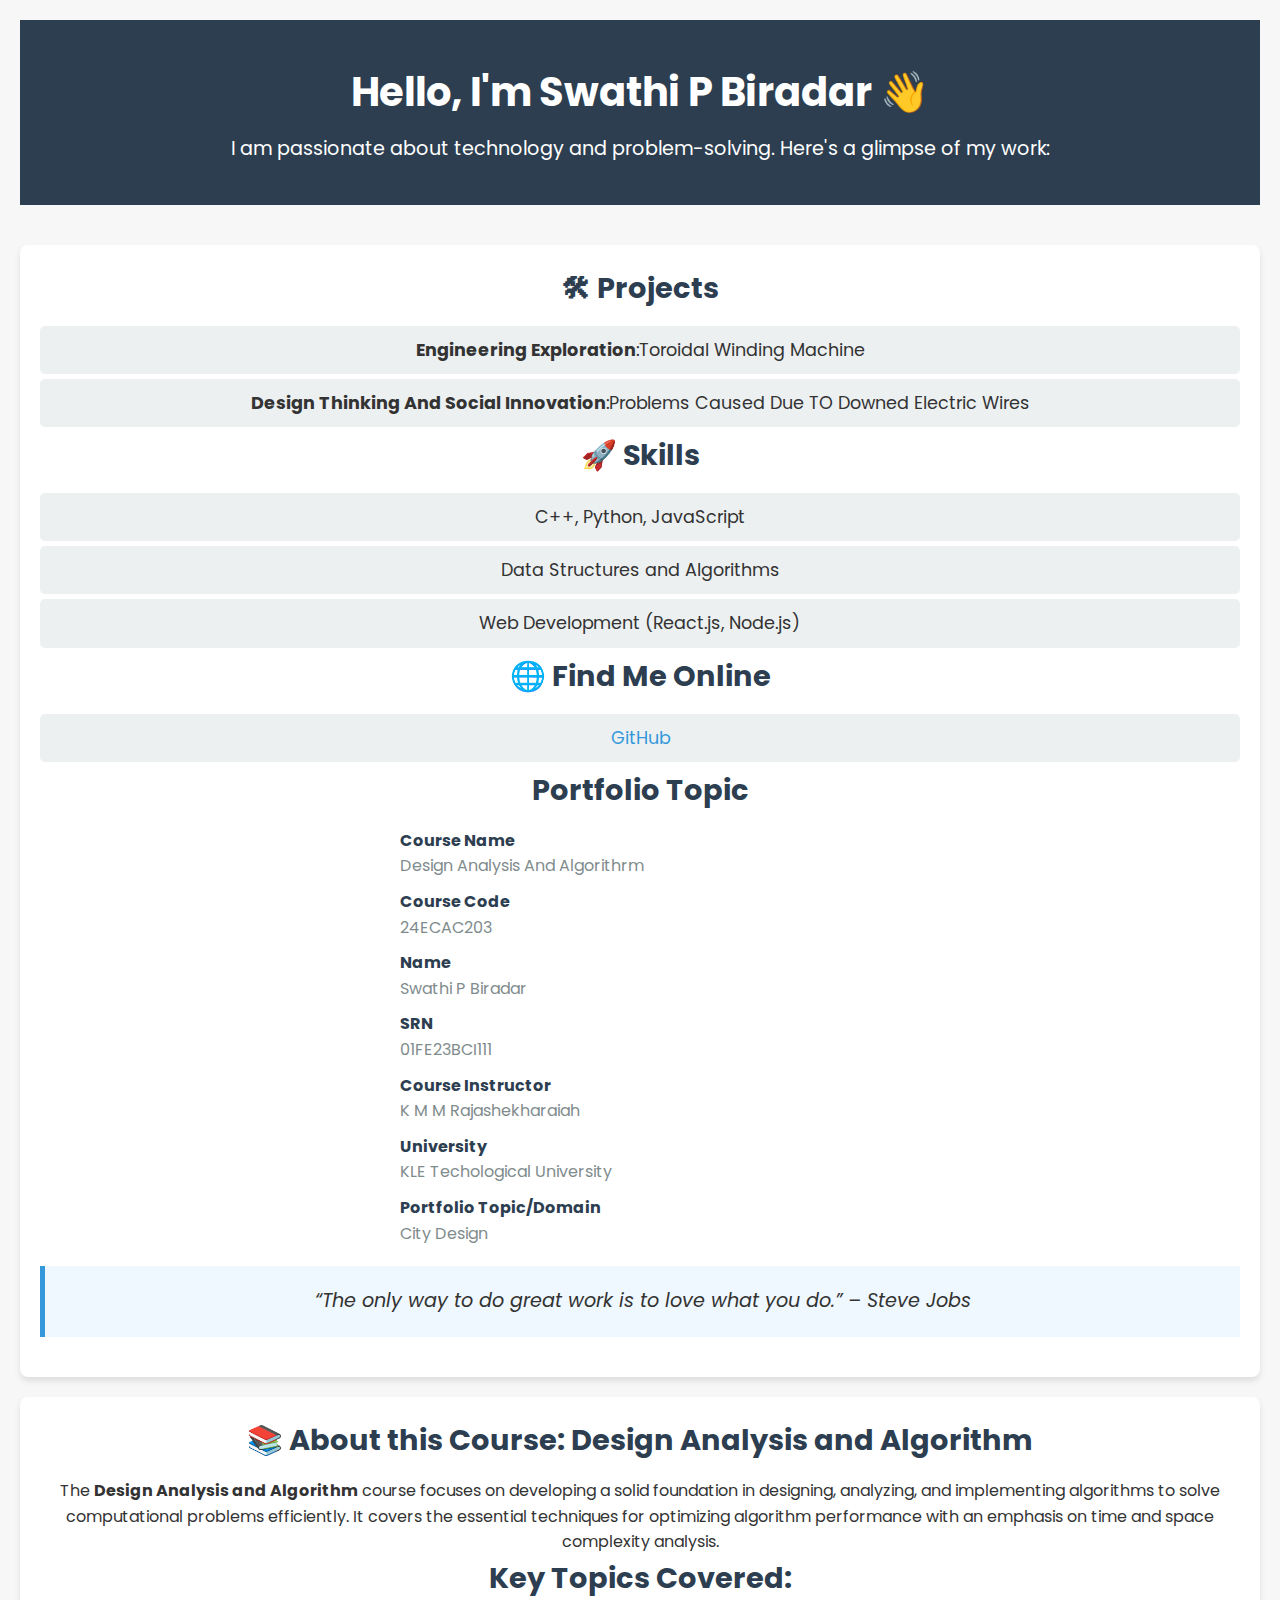
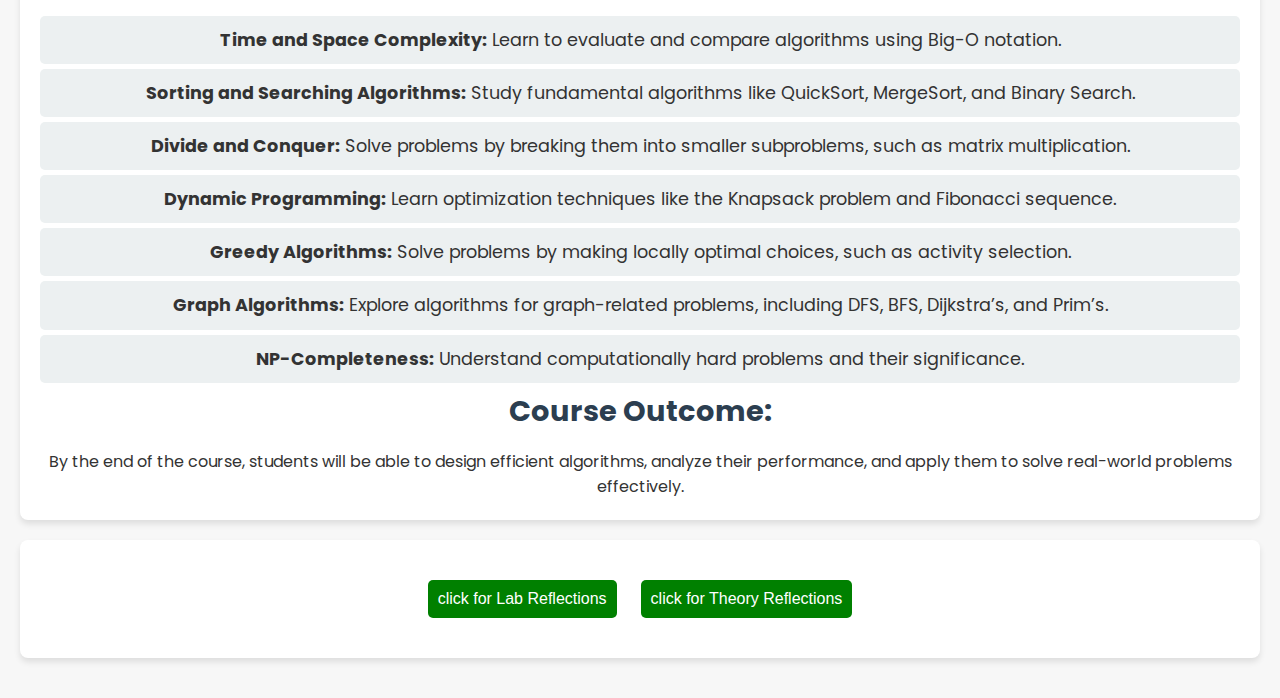
<file: index.html>
<!DOCTYPE html>
<html lang="en">
<head>
    <meta charset="UTF-8">
    <meta name="viewport" content="width=device-width, initial-scale=1.0">
    <title>Portfolio</title>
    <link rel="stylesheet" href="index.css">
    <link href="https://fonts.googleapis.com/css2?family=Poppins:wght@300;400;600&display=swap" rel="stylesheet">
</head>
<body>
    <header>
        <h1>Hello, I'm Swathi P Biradar 👋</h1>
        <p>I am passionate about technology and problem-solving. Here's a glimpse of my work:</p>
    </header>

    <section>
        <h2>🛠 Projects</h2>
        <ul>
            <li><strong>Engineering Exploration</strong>:Toroidal Winding Machine</li>
            <li><strong>Design Thinking And Social Innovation</strong>:Problems Caused Due TO Downed Electric Wires</li>
        </ul>

        <h2>🚀 Skills</h2>
        <ul>
            <li>C++, Python, JavaScript</li>
            <li>Data Structures and Algorithms</li>
            <li>Web Development (React.js, Node.js)</li>
        </ul>

        <h2>🌐 Find Me Online</h2>
        <ul>
            <li><a href="https://github.com/Swathi10bvb2004" target="_blank">GitHub</a></li>
        </ul>

        <h2>Portfolio Topic</h2>
        <dl>
            <dt>Course Name</dt>
            <dd>Design Analysis And Algorithrm</dd>

            <dt>Course Code</dt>
            <dd>24ECAC203</dd>

            <dt>Name</dt>
            <dd>Swathi P Biradar</dd>

            <dt>SRN</dt>
            <dd>01FE23BCI111</dd>

            <dt>Course Instructor</dt>
            <dd>K M M Rajashekharaiah</dd>

            <dt>University</dt>
            <dd>KLE Techological University</dd>

            <dt>Portfolio Topic/Domain</dt>
            <dd>City Design</dd>
        </dl>

        <blockquote>“The only way to do great work is to love what you do.” – Steve Jobs</blockquote>
    </section>
<section>
        <h2>📚 About this Course: Design Analysis and Algorithm</h2>
        <p>The <strong>Design Analysis and Algorithm</strong> course focuses on developing a solid foundation in designing, analyzing, and implementing algorithms to solve computational problems efficiently. It covers the essential techniques for optimizing algorithm performance with an emphasis on time and space complexity analysis.</p>
        
        <h3>Key Topics Covered:</h3>
        <ul>
            <li><strong>Time and Space Complexity:</strong> Learn to evaluate and compare algorithms using Big-O notation.</li>
            <li><strong>Sorting and Searching Algorithms:</strong> Study fundamental algorithms like QuickSort, MergeSort, and Binary Search.</li>
            <li><strong>Divide and Conquer:</strong> Solve problems by breaking them into smaller subproblems, such as matrix multiplication.</li>
            <li><strong>Dynamic Programming:</strong> Learn optimization techniques like the Knapsack problem and Fibonacci sequence.</li>
            <li><strong>Greedy Algorithms:</strong> Solve problems by making locally optimal choices, such as activity selection.</li>
            <li><strong>Graph Algorithms:</strong> Explore algorithms for graph-related problems, including DFS, BFS, Dijkstra’s, and Prim’s.</li>
            <li><strong>NP-Completeness:</strong> Understand computationally hard problems and their significance.</li>
        </ul>
        
        <h3>Course Outcome:</h3>
        <p>By the end of the course, students will be able to design efficient algorithms, analyze their performance, and apply them to solve real-world problems effectively.</p>
    </section>

    <!-- Buttons for Theory and Lab Reflections -->
    <section>
        <button id="toggleLabReflectionBtn" style="background-color: green; color: white; padding: 10px 10px; border: none; cursor: pointer;">click for Lab Reflections</button>
        <button id="toggleTheoryReflectionBtn" style="background-color: green; color: white; padding: 10px 10px; border: none; cursor: pointer;">click for Theory Reflections</button>
    </section>

    <!-- Lab Reflection Section -->
    <section id="labReflectionContent" style="display: none;">
        <h2>📖 Reflection on Learning Data Structures and Algorithms</h2>
        <p>Throughout this course, I delved deep into fundamental data structures and algorithms, which are the backbone of efficient computing. Key topics I explored include <strong>Time Complexity Analysis</strong>, <strong>Binary Search Trees (BST)</strong>, <strong>DFS and BFS</strong>, <strong>Heap Sorting</strong>, <strong>Pattern Searching</strong>, and <strong>Graph Algorithms</strong>. Here's a reflection on what I learned, the challenges I faced, and how I approached solving complex problems.</p>

        <h3>Key Concepts Learned</h3>
        <h4>1. Time Complexity Analysis</h4>
        <p>Time complexity analysis is essential for determining the efficiency of algorithms. By mastering <strong>Big-O notation</strong>, I learned how to evaluate the performance of algorithms, especially for large input sizes. The ability to analyze an algorithm's <strong>best, worst, and average-case</strong> complexities helps select the optimal approach for solving problems.</p>

        <pre><code>def bubble_sort(arr):
    n = len(arr)
    for i in range(n):
        for j in range(0, n-i-1):
            if arr[j] > arr[j+1]:
                arr[j], arr[j+1] = arr[j+1], arr[j]</code></pre>

        <h4>2. Binary Search Tree (BST)</h4>
        <p>I gained a strong understanding of how <strong>BSTs</strong> allow efficient insertion, deletion, and search operations in logarithmic time. The main challenge was mastering tree traversal methods, both iterative and recursive, and understanding the importance of maintaining balance in the tree to ensure performance remains optimal.</p>

        <pre><code>class Node:
    def __init__(self, key):
        self.left = None
        self.right = None
        self.value = key

def insert(root, key):
    if root is None:
        return Node(key)
    if key < root.value:
        root.left = insert(root.left, key)
    else:
        root.right = insert(root.right, key)
    return root</code></pre>

        <h4>3. DFS and BFS</h4>
        <p><strong>DFS</strong> is useful for exploring paths deeply, while <strong>BFS</strong> is efficient for finding the shortest path in unweighted graphs. I implemented both in various graph scenarios, such as finding connected components or shortest paths.</p>

        <pre><code>def dfs(graph, node, visited):
    if node not in visited:
        print(node, end=" ")
        visited.add(node)
        for neighbor in graph[node]:
            dfs(graph, neighbor, visited)</code></pre>

        <h4>4. Heap Sorting</h4>
        <p><strong>Heap Sort</strong> introduced me to the importance of the heap data structure. I learned how the binary heap allows us to efficiently retrieve the smallest or largest element and perform sorting in <strong>O(n log n)</strong> time. The challenge was understanding how the heap property is maintained during insertions and deletions.</p>

        <pre><code>def heapify(arr, n, i):
    largest = i
    left = 2 * i + 1
    right = 2 * i + 2

    if left < n and arr[left] > arr[largest]:
        largest = left
    if right < n and arr[right] > arr[largest]:
        largest = right

    if largest != i:
        arr[i], arr[largest] = arr[largest], arr[i]
        heapify(arr, n, largest)</code></pre>

        <h4>5. Pattern Searching</h4>
        <p>I explored various algorithms for <strong>Pattern Searching</strong>, such as <strong>Knuth-Morris-Pratt (KMP)</strong>, which is highly efficient for finding substrings in a larger string. These algorithms optimize the brute-force approach by reducing unnecessary comparisons.</p>

        <pre><code>def KMP_search(text, pattern):
    lps = [0] * len(pattern)
    j = 0
    computeLPS(pattern, lps)
    i = 0
    while i < len(text):
        if pattern[j] == text[i]:
            i += 1
            j += 1
        if j == len(pattern):
            print("Pattern found at index " + str(i - j))
            j = lps[j - 1]
        elif i < len(text) and pattern[j] != text[i]:
            if j != 0:
                j = lps[j - 1]
            else:
                i += 1</code></pre>

        <h4>6. Graph Algorithms</h4>
        <p>I learned the importance of <strong>graphs</strong> in representing real-world relationships, such as in social networks or transport systems. Implementing algorithms like <strong>Dijkstra's</strong> and <strong>Prim's</strong> for shortest paths and minimum spanning trees, respectively, was a rewarding challenge.</p>

        <pre><code>import heapq

def dijkstra(graph, start):
    distances = {vertex: float('infinity') for vertex in graph}
    distances[start] = 0
    priority_queue = [(0, start)]

    while priority_queue:
        current_distance, current_vertex = heapq.heappop(priority_queue)

        for neighbor, weight in graph[current_vertex].items():
            distance = current_distance + weight
            if distance < distances[neighbor]:
                distances[neighbor] = distance
                heapq.heappush(priority_queue, (distance, neighbor))

    return distances</code></pre>

        <h3>Challenges Faced</h3>
        <p>One of the biggest challenges was understanding the time and space complexities associated with each algorithm. For example, sorting algorithms like MergeSort require careful handling of memory allocation, and understanding recursive calls in depth-first search was tricky but rewarding once I understood the underlying mechanism.</p>

        <h3>Challenges in Relating to Real-World Applications</h3>
        <p>Time Complexity is theoretical, and applying it to real-world systems can sometimes be inaccurate due to factors like input size and hardware limitations. For algorithms like Graph Traversal and Heap Sorting, the scale of data in real-world applications requires additional optimizations to manage performance.</p>

        <h3>Approach and Strategy</h3>
        <p>My approach involved a balance of theory and practical implementation. After understanding the theoretical foundations, I would try to implement each algorithm from scratch, and debug my code thoroughly. Working on different problems helped me consolidate my understanding and improve my problem-solving skills.</p>
    </section>

    <!-- Theory Reflection Section -->
    <section id="theoryReflectionContent" style="display: none;">
        <h2>📖 Reflection on Learning Theory in Design Analysis and Algorithm</h2>
      <h3>1. Introduction to Theoretical Concepts</h3>
    <p>In my theoretical courses, I delved into the core principles and concepts that form the backbone of computer science. From understanding the fundamental data structures to analyzing complex algorithms, the theoretical foundations helped me develop a solid base for solving real-world problems efficiently. I learned the significance of data modeling, optimization, and computational theory, which play a critical role in designing robust systems.</p>
    
    <h3>2. Key Concepts and Topics Learned</h3>
    <ul>
        <li><strong>Data Structures:</strong> I studied various data structures like arrays, linked lists, trees, and graphs. These are essential for storing, organizing, and manipulating data in an efficient manner.</li>
        <li><strong>Algorithms:</strong> Algorithms such as quicksort, mergesort, and dynamic programming introduced me to the concept of problem-solving and the efficiency of solutions. I also learned about time complexity and how to choose the most efficient algorithm for a problem.</li>
        <li><strong>Database Design:</strong> Topics like normalization and ER modeling were integral to understanding how data is organized and stored in databases. I learned how to design a database schema that avoids redundancy and ensures data integrity.</li>
        <li><strong>Systems Design:</strong> Through concepts like microservices and architectural patterns, I learned how large-scale systems are designed to be scalable, fault-tolerant, and easy to maintain.</li>
        <li><strong>Mathematics for Computer Science:</strong> Understanding concepts like probability, combinatorics, and complexity theory was critical in analyzing algorithms and predicting their behavior in different scenarios.</li>
    </ul>

    <h3>3. Challenges Faced</h3>
    <p>Throughout my theoretical studies, I faced several challenges, particularly in understanding the complexities of algorithms. For instance, Big O notation was initially difficult to grasp as I struggled to understand how it applies to real-world scenarios. The abstraction of mathematical concepts like combinatorics and probability also posed challenges, but with continuous practice and application, I began to see their relevance in problem-solving.</p>

    <h3>4. Approach and Strategy for Mastery</h3>
    <p>My strategy for mastering theory involved a combination of consistent practice, breaking down complex topics into smaller sections, and using various learning resources. I solved problems daily, consulted textbooks and research papers, and worked on projects that applied the theoretical concepts. This hands-on approach helped me connect theory with practical implementation and solidified my understanding.</p>

    <h3>5. Theoretical Knowledge in Practice</h3>
    <p>The theoretical knowledge gained from my courses was applied in several projects, including designing optimized database schemas for real-world applications and implementing efficient sorting algorithms. I also used dynamic programming to solve complex problems like the knapsack problem and Fibonacci sequence, gaining practical insights into optimization techniques.</p>

    <h3>6. Future Learning Goals</h3>
    <p>While I have learned a lot, there is always room for improvement. I plan to deepen my understanding of advanced topics like machine learning algorithms, distributed systems, and cloud computing. Additionally, I would like to gain more practical experience in systems design, especially in large-scale applications, and understand how to implement theoretical concepts in real-world scenarios more effectively.</p>
<section>

        
    <script>
        const toggleLabReflectionBtn = document.getElementById('toggleLabReflectionBtn');
        const toggleTheoryReflectionBtn = document.getElementById('toggleTheoryReflectionBtn');
        const labReflectionContent = document.getElementById('labReflectionContent');
        const theoryReflectionContent = document.getElementById('theoryReflectionContent');

        toggleLabReflectionBtn.addEventListener('click', () => {
            theoryReflectionContent.style.display = 'none';
            labReflectionContent.style.display = labReflectionContent.style.display === 'none' ? 'block' : 'none';
        });

        toggleTheoryReflectionBtn.addEventListener('click', () => {
            labReflectionContent.style.display = 'none';
            theoryReflectionContent.style.display = theoryReflectionContent.style.display === 'none' ? 'block' : 'none';
        });
    </script>
</body>
</html>
</file>
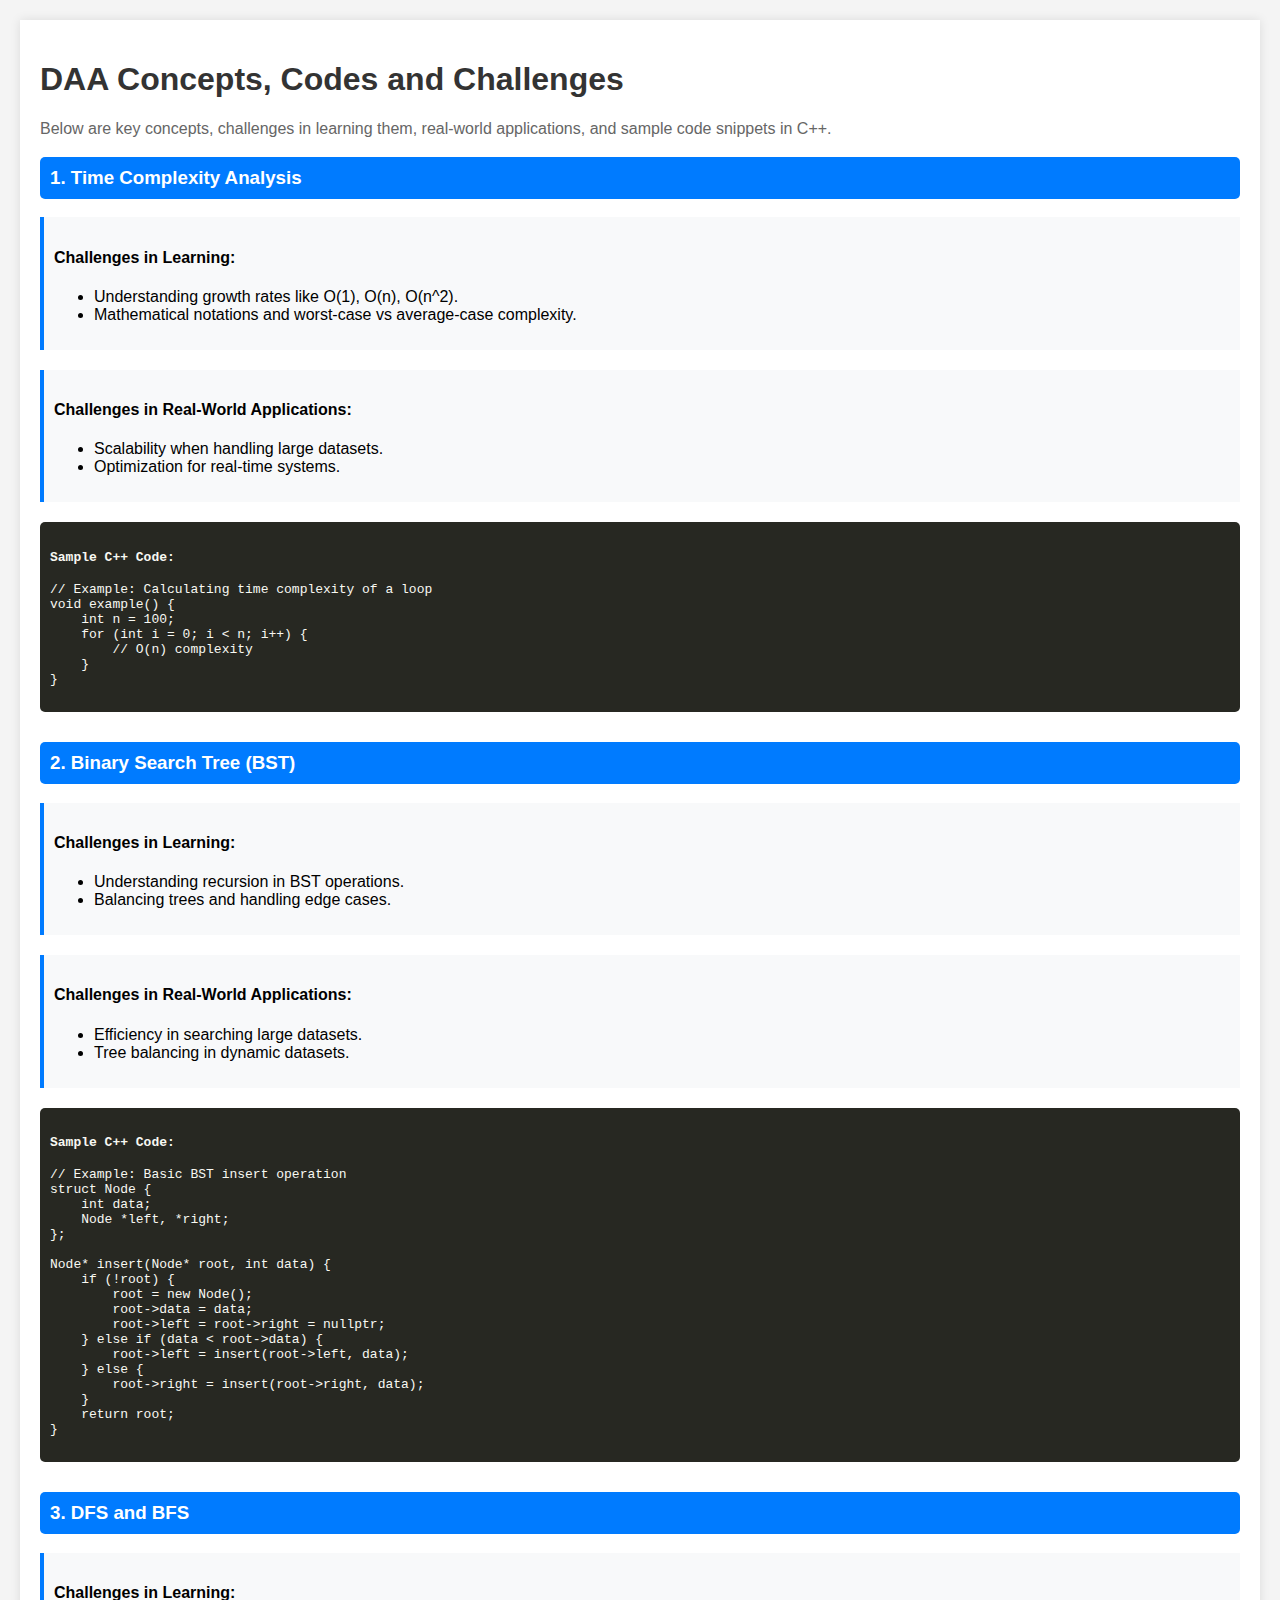
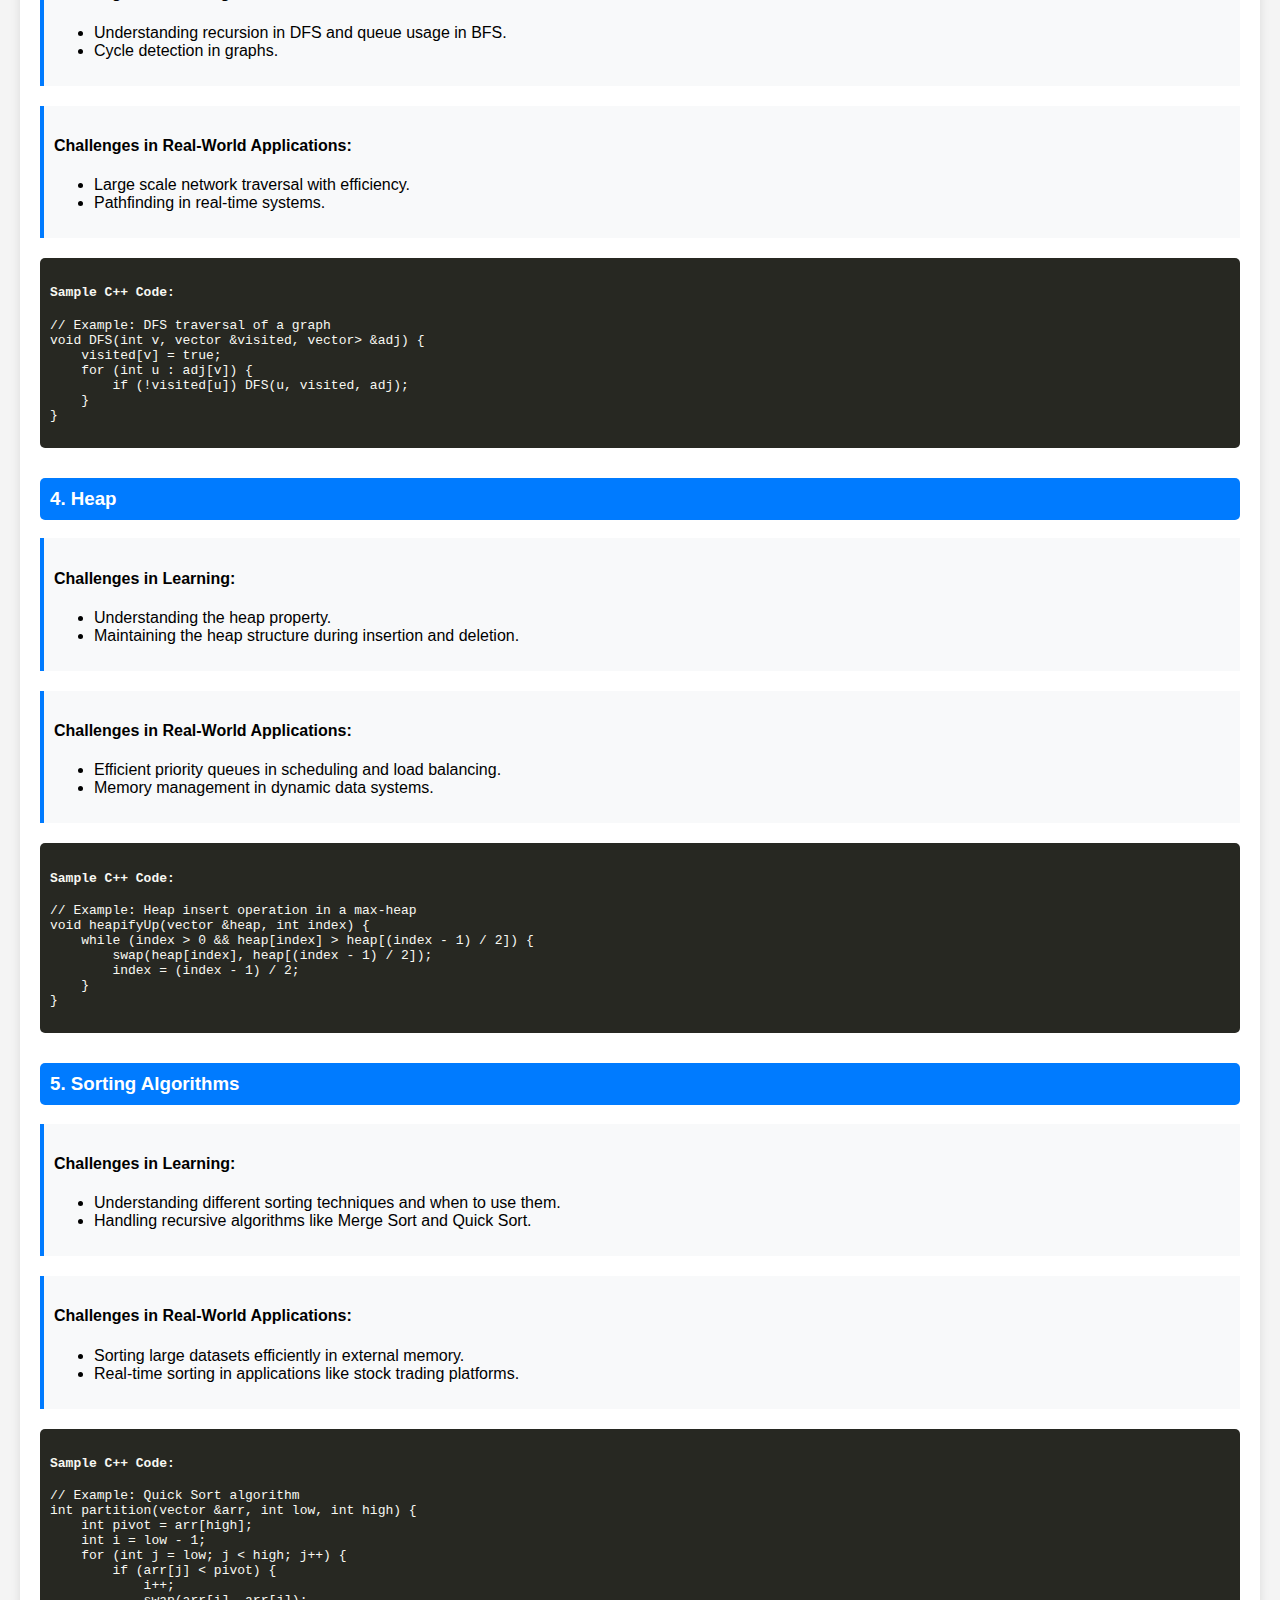
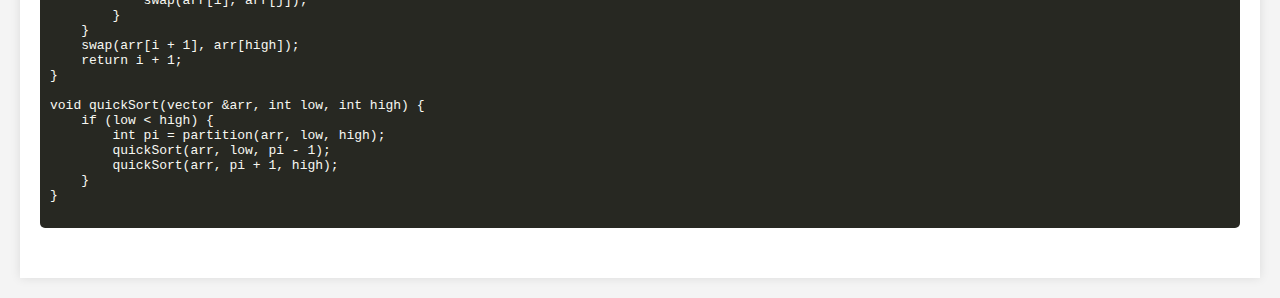
<file: labreflections.html>
<!DOCTYPE html>
<html lang="en">
<head>
    <meta charset="UTF-8">
    <meta name="viewport" content="width=device-width, initial-scale=1.0">
    <title>DAA Concepts, Codes and Challenges</title>
    <style>
        body {
            font-family: Arial, sans-serif;
            background-color: #f4f4f4;
            margin: 0;
            padding: 0;
        }
        .container {
            max-width: 1200px;
            margin: 20px auto;
            padding: 20px;
            background-color: white;
            box-shadow: 0 0 10px rgba(0, 0, 0, 0.1);
        }
        h1, h2, h3 {
            color: #333;
        }
        p {
            color: #666;
        }
        .concept {
            margin-bottom: 30px;
        }
        .concept h3 {
            background-color: #007bff;
            color: white;
            padding: 10px;
            border-radius: 5px;
        }
        .challenges {
            background-color: #f8f9fa;
            padding: 10px;
            border-left: 4px solid #007bff;
            margin-bottom: 20px;
        }
        .code {
            background-color: #272822;
            color: #f8f8f2;
            padding: 10px;
            border-radius: 5px;
            margin: 10px 0;
            font-family: monospace;
        }
        .code pre {
            margin: 0;
        }
    </style>
</head>
<body>

<div class="container">
    <h1>DAA Concepts, Codes and Challenges</h1>
    <p>Below are key concepts, challenges in learning them, real-world applications, and sample code snippets in C++.</p>

    <!-- Time Complexity Analysis -->
    <div class="concept">
        <h3>1. Time Complexity Analysis</h3>
        <div class="challenges">
            <h4>Challenges in Learning:</h4>
            <ul>
                <li>Understanding growth rates like O(1), O(n), O(n^2).</li>
                <li>Mathematical notations and worst-case vs average-case complexity.</li>
            </ul>
        </div>
        <div class="challenges">
            <h4>Challenges in Real-World Applications:</h4>
            <ul>
                <li>Scalability when handling large datasets.</li>
                <li>Optimization for real-time systems.</li>
            </ul>
        </div>
        <div class="code">
            <h4>Sample C++ Code:</h4>
            <pre>
// Example: Calculating time complexity of a loop
void example() {
    int n = 100;
    for (int i = 0; i < n; i++) {
        // O(n) complexity
    }
}
            </pre>
        </div>
    </div>

    <!-- Binary Search Tree -->
    <div class="concept">
        <h3>2. Binary Search Tree (BST)</h3>
        <div class="challenges">
            <h4>Challenges in Learning:</h4>
            <ul>
                <li>Understanding recursion in BST operations.</li>
                <li>Balancing trees and handling edge cases.</li>
            </ul>
        </div>
        <div class="challenges">
            <h4>Challenges in Real-World Applications:</h4>
            <ul>
                <li>Efficiency in searching large datasets.</li>
                <li>Tree balancing in dynamic datasets.</li>
            </ul>
        </div>
        <div class="code">
            <h4>Sample C++ Code:</h4>
            <pre>
// Example: Basic BST insert operation
struct Node {
    int data;
    Node *left, *right;
};

Node* insert(Node* root, int data) {
    if (!root) {
        root = new Node();
        root->data = data;
        root->left = root->right = nullptr;
    } else if (data < root->data) {
        root->left = insert(root->left, data);
    } else {
        root->right = insert(root->right, data);
    }
    return root;
}
            </pre>
        </div>
    </div>

    <!-- DFS and BFS -->
    <div class="concept">
        <h3>3. DFS and BFS</h3>
        <div class="challenges">
            <h4>Challenges in Learning:</h4>
            <ul>
                <li>Understanding recursion in DFS and queue usage in BFS.</li>
                <li>Cycle detection in graphs.</li>
            </ul>
        </div>
        <div class="challenges">
            <h4>Challenges in Real-World Applications:</h4>
            <ul>
                <li>Large scale network traversal with efficiency.</li>
                <li>Pathfinding in real-time systems.</li>
            </ul>
        </div>
        <div class="code">
            <h4>Sample C++ Code:</h4>
            <pre>
// Example: DFS traversal of a graph
void DFS(int v, vector<bool> &visited, vector<vector<int>> &adj) {
    visited[v] = true;
    for (int u : adj[v]) {
        if (!visited[u]) DFS(u, visited, adj);
    }
}
            </pre>
        </div>
    </div>

    <!-- Heap -->
    <div class="concept">
        <h3>4. Heap</h3>
        <div class="challenges">
            <h4>Challenges in Learning:</h4>
            <ul>
                <li>Understanding the heap property.</li>
                <li>Maintaining the heap structure during insertion and deletion.</li>
            </ul>
        </div>
        <div class="challenges">
            <h4>Challenges in Real-World Applications:</h4>
            <ul>
                <li>Efficient priority queues in scheduling and load balancing.</li>
                <li>Memory management in dynamic data systems.</li>
            </ul>
        </div>
        <div class="code">
            <h4>Sample C++ Code:</h4>
            <pre>
// Example: Heap insert operation in a max-heap
void heapifyUp(vector<int> &heap, int index) {
    while (index > 0 && heap[index] > heap[(index - 1) / 2]) {
        swap(heap[index], heap[(index - 1) / 2]);
        index = (index - 1) / 2;
    }
}
            </pre>
        </div>
    </div>

    <!-- Sorting -->
    <div class="concept">
        <h3>5. Sorting Algorithms</h3>
        <div class="challenges">
            <h4>Challenges in Learning:</h4>
            <ul>
                <li>Understanding different sorting techniques and when to use them.</li>
                <li>Handling recursive algorithms like Merge Sort and Quick Sort.</li>
            </ul>
        </div>
        <div class="challenges">
            <h4>Challenges in Real-World Applications:</h4>
            <ul>
                <li>Sorting large datasets efficiently in external memory.</li>
                <li>Real-time sorting in applications like stock trading platforms.</li>
            </ul>
        </div>
        <div class="code">
            <h4>Sample C++ Code:</h4>
            <pre>
// Example: Quick Sort algorithm
int partition(vector<int> &arr, int low, int high) {
    int pivot = arr[high];
    int i = low - 1;
    for (int j = low; j < high; j++) {
        if (arr[j] < pivot) {
            i++;
            swap(arr[i], arr[j]);
        }
    }
    swap(arr[i + 1], arr[high]);
    return i + 1;
}

void quickSort(vector<int> &arr, int low, int high) {
    if (low < high) {
        int pi = partition(arr, low, high);
        quickSort(arr, low, pi - 1);
        quickSort(arr, pi + 1, high);
    }
}
            </pre>
        </div>
    </div>

</div>

</body>
</html>
</file>
<file: index.css>
/* General Reset */
* {
    margin: 0;
    padding: 0;
    box-sizing: border-box;
}

/* Body and basic styling */
body {
    font-family: 'Poppins', sans-serif;
    line-height: 1.6;
    background-color: #f7f7f7;
    color: #333;
    text-align: center;
    padding: 20px;
}

/* Header styling */
header {
    background-color: #2c3e50;
    color: white;
    padding: 40px 0;
    margin-bottom: 40px;
}

header h1 {
    font-size: 2.5rem;
    margin-bottom: 10px;
}

header p {
    font-size: 1.2rem;
}

/* Section styling */
section {
    background-color: white;
    padding: 20px;
    margin: 20px 0;
    border-radius: 8px;
    box-shadow: 0 4px 6px rgba(0, 0, 0, 0.1);
}

/* Headings inside sections */
section h2, section h3 {
    font-size: 1.8rem;
    color: #2c3e50;
    margin-bottom: 15px;
}

/* List styling */
ul {
    list-style-type: none;
    padding: 0;
}

ul li {
    background: #ecf0f1;
    padding: 10px;
    margin: 5px 0;
    border-radius: 5px;
    font-size: 1.1rem;
}

ul li a {
    color: #3498db;
    text-decoration: none;
}

ul li a:hover {
    text-decoration: underline;
}

/* Definition list styling */
dl {
    text-align: left;
    margin-left: 30%;
    margin-right: 30%;
}

dt {
    font-weight: bold;
    color: #2c3e50;
}

dd {
    margin-bottom: 10px;
    color: #7f8c8d;
}

/* Blockquote styling */
blockquote {
    font-size: 1.2rem;
    font-style: italic;
    background-color: #f0f8ff;
    padding: 20px;
    border-left: 5px solid #3498db;
    margin: 20px 0;
}

/* Button Styling */
button {
    background-color: #27ae60;
    color: white;
    padding: 12px 30px;
    border: none;
    border-radius: 5px;
    font-size: 1rem;
    cursor: pointer;
    margin: 20px 10px;
    transition: background-color 0.3s;
}

button:hover {
    background-color: #2ecc71;
}

/* Content visibility toggle buttons */
#labReflectionContent, #theoryReflectionContent {
    display: none;
}

button:focus {
    outline: none;
}

/* Responsive Design for small screens */
@media (max-width: 768px) {
    header h1 {
        font-size: 2rem;
    }

    section {
        padding: 15px;
    }

    section h2, section h3 {
        font-size: 1.5rem;
    }

    button {
        padding: 10px 20px;
    }

    dl {
        margin-left: 10%;
        margin-right: 10%;
    }
}
</file>
